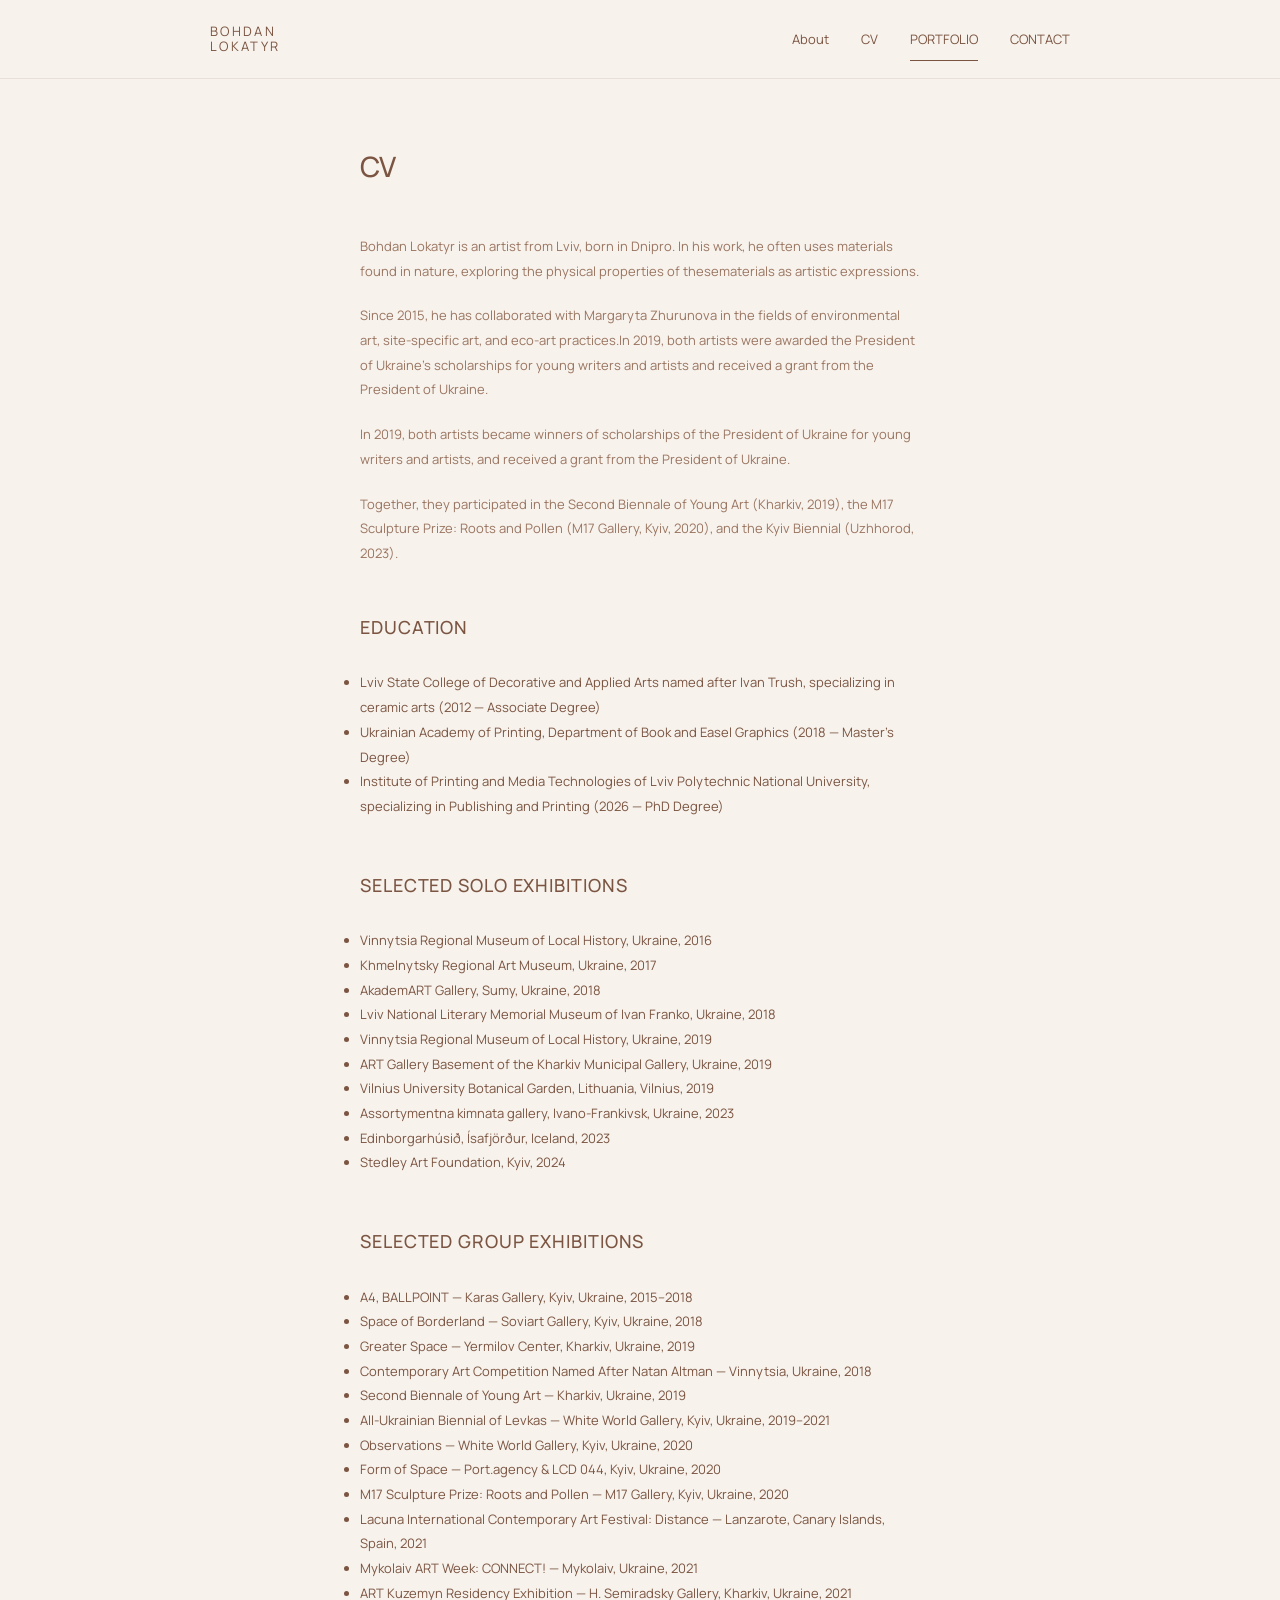
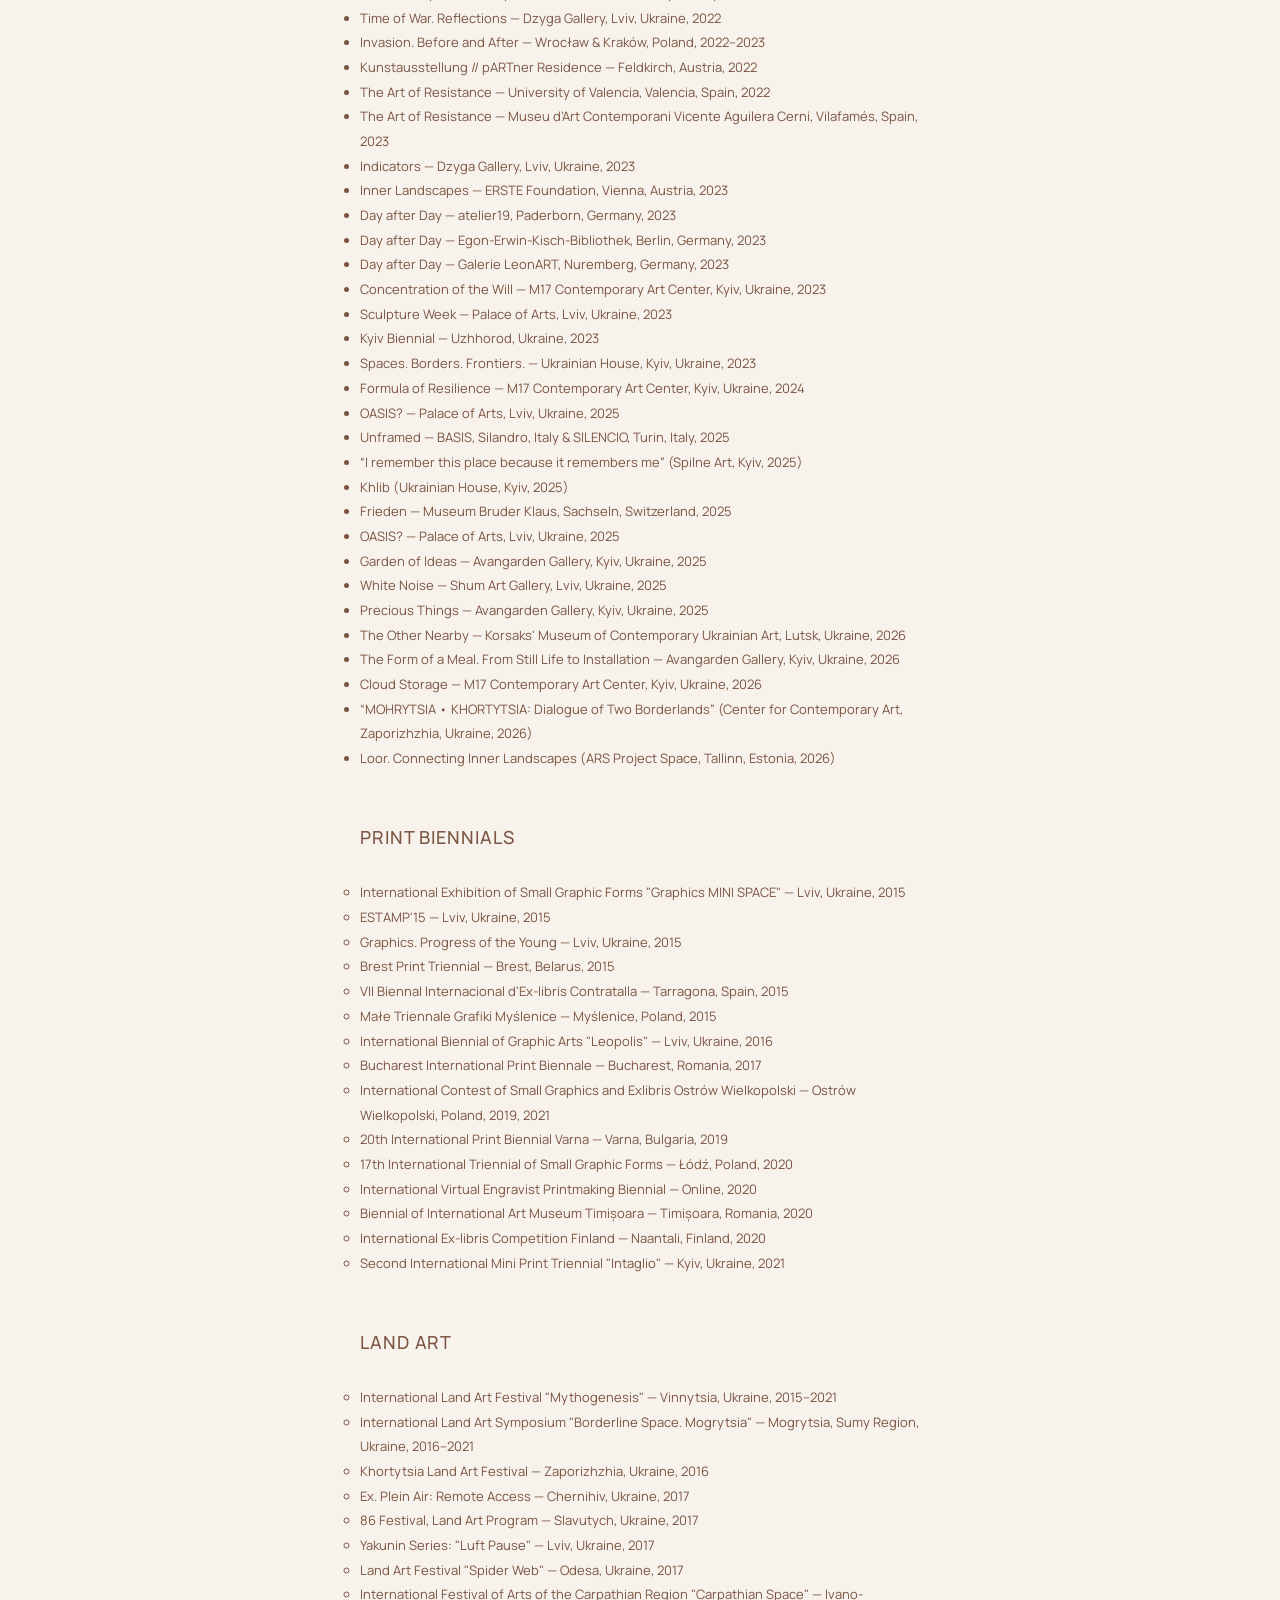
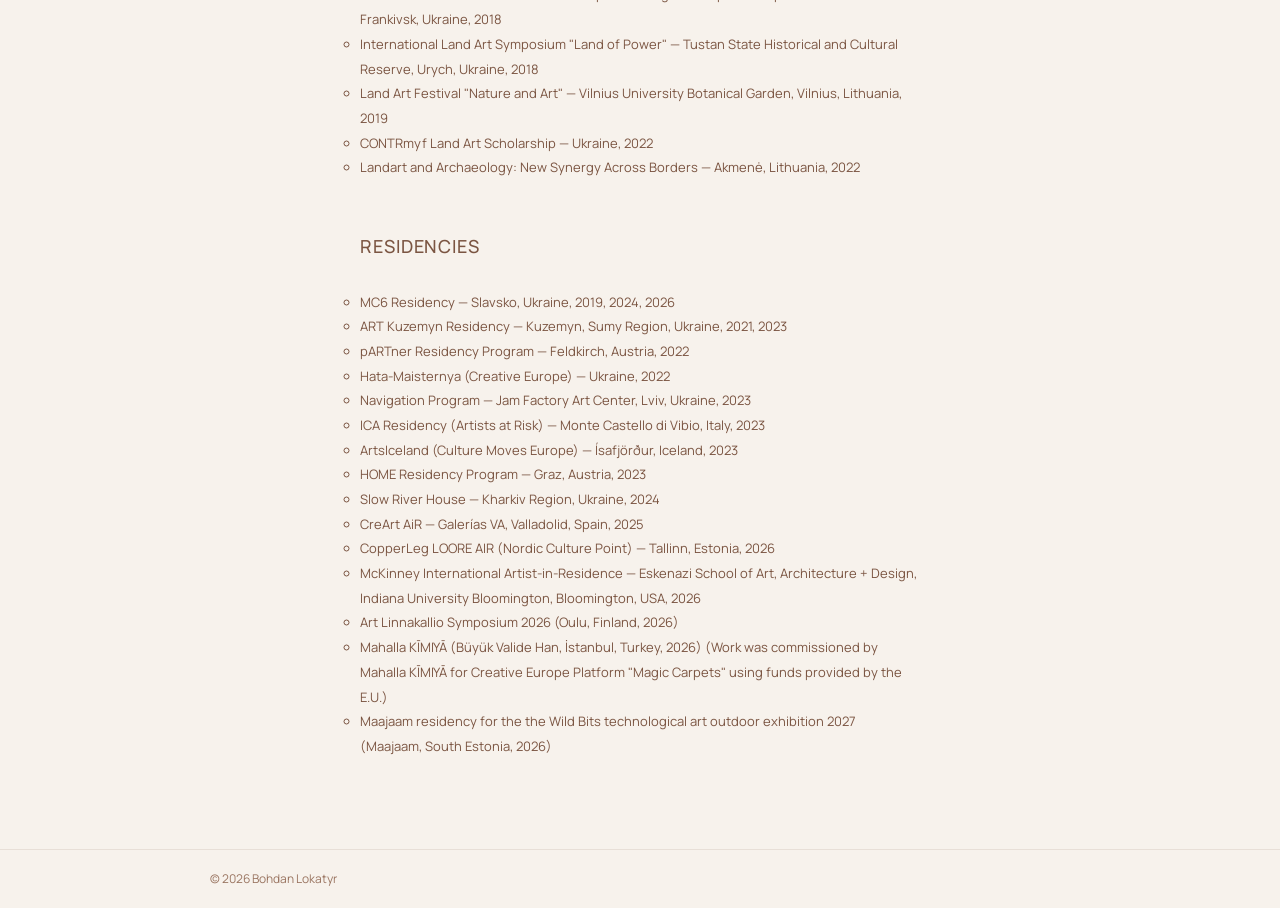
<file: cv.html>
<!DOCTYPE html>
<html lang="en">

<head>

<meta charset="UTF-8">
<meta name="viewport" content="width=device-width, initial-scale=1.0">

<title>CV — Bohdan Lokatyr</title>

<link rel="preconnect" href="https://fonts.googleapis.com">
<link rel="preconnect" href="https://fonts.gstatic.com" crossorigin>

<link href="https://fonts.googleapis.com/css2?family=Manrope:wght@300;400;500;600&display=swap" rel="stylesheet">
<link rel="apple-touch-icon" sizes="180x180" href="apple-touch-icon.png">
<link rel="icon" type="image/png" sizes="32x32" href="favicon-32x32.png">
<link rel="icon" type="image/png" sizes="16x16" href="favicon-16x16.png">
<link rel="icon" href="favicon.ico">
<link rel="manifest" href="site.webmanifest">
<link rel="stylesheet" href="assets/css/style.css">

</head>

<body>
<header class="site-header">

    <div class="container header-container">

        <a href="index.html" class="logo">

            <span class="logo-name">
                BOHDAN<br>
                LOKATYR
            </span>

        </a>

        <nav class="navigation">

            <a href="index.html">About</a>

            <a href="cv.html">CV</a>

            <a href="portfolio.html" class="active">PORTFOLIO</a>

            <a href="index.html#contact">CONTACT</a>

        </nav>

    </div>

</header>




<main class="cv">

<div class="container narrow">

<h1>CV</h1>

<p>
<p>Bohdan Lokatyr is an artist from Lviv, born in Dnipro. In his work, he often uses materials found in nature, exploring the physical properties of thesematerials as artistic expressions. </p>
<p>Since 2015, he has collaborated with Margaryta Zhurunova in the fields of environmental art, site-specific art, and eco-art practices.In 2019, both artists were awarded the President of Ukraine’s scholarships for young writers and artists and received a grant from the President of Ukraine.</p>

<p>In 2019, both artists became winners of scholarships of the President of Ukraine for young writers and artists, and received a grant from the President of Ukraine.</p>

<p>Together, they participated in the Second Biennale of Young Art (Kharkiv, 2019), the M17 Sculpture Prize: Roots and Pollen (M17 Gallery, Kyiv, 2020), and the Kyiv Biennial (Uzhhorod, 2023).</p></div>

<br>

<div class="container narrow">

<h2>Education</h2>

<ul>

<li>Lviv State College of Decorative and Applied Arts named after Ivan Trush, specializing in ceramic arts (2012 — Associate Degree)</li>

<li>Ukrainian Academy of Printing, Department of Book and Easel Graphics (2018 — Master's Degree)</li>

<li>Institute of Printing and Media Technologies of Lviv Polytechnic National University, specializing in Publishing and Printing (2026 — PhD Degree)</li>

</ul>
<br>
<br>
<h2>Selected Solo Exhibitions</h2>

<ul>

<li>Vinnytsia Regional Museum of Local History, Ukraine, 2016</li>

<li>Khmelnytsky Regional Art Museum, Ukraine, 2017</li>

<li>AkademART Gallery, Sumy, Ukraine, 2018</li>

<li>Lviv National Literary Memorial Museum of Ivan Franko, Ukraine, 2018</li>

<li>Vinnytsia Regional Museum of Local History, Ukraine, 2019</li>

<li>ART Gallery Basement of the Kharkiv Municipal Gallery, Ukraine, 2019</li>

<li>Vilnius University Botanical Garden, Lithuania, Vilnius, 2019</li>

<li>Assortymentna kimnata gallery, Ivano-Frankivsk, Ukraine, 2023</li>

<li>Edinborgarhúsið, Ísafjörður, Iceland, 2023</li>

<li>Stedley Art Foundation, Kyiv, 2024</li>
    


</ul>
<br>

<br>
<h2>Selected Group Exhibitions</h2>

<ul>

<li>A4, BALLPOINT — Karas Gallery, Kyiv, Ukraine, 2015–2018</li>
<li>Space of Borderland — Soviart Gallery, Kyiv, Ukraine, 2018</li>
<li>Greater Space — Yermilov Center, Kharkiv, Ukraine, 2019</li>
<li>Contemporary Art Competition Named After Natan Altman — Vinnytsia, Ukraine, 2018</li>
<li>Second Biennale of Young Art — Kharkiv, Ukraine, 2019</li>
<li>All-Ukrainian Biennial of Levkas — White World Gallery, Kyiv, Ukraine, 2019–2021</li>
<li>Observations — White World Gallery, Kyiv, Ukraine, 2020</li>
<li>Form of Space — Port.agency & LCD 044, Kyiv, Ukraine, 2020</li>
<li>M17 Sculpture Prize: Roots and Pollen — M17 Gallery, Kyiv, Ukraine, 2020</li>
<li>Lacuna International Contemporary Art Festival: Distance — Lanzarote, Canary Islands, Spain, 2021</li>
<li>Mykolaiv ART Week: CONNECT! — Mykolaiv, Ukraine, 2021</li>
<li>ART Kuzemyn Residency Exhibition — H. Semiradsky Gallery, Kharkiv, Ukraine, 2021</li>
<li>Time of War. Reflections — Dzyga Gallery, Lviv, Ukraine, 2022</li>
<li>Invasion. Before and After — Wrocław & Kraków, Poland, 2022–2023</li>
<li>Kunstausstellung // pARTner Residence — Feldkirch, Austria, 2022</li>
<li>The Art of Resistance — University of Valencia, Valencia, Spain, 2022</li>
<li>The Art of Resistance — Museu d’Art Contemporani Vicente Aguilera Cerni, Vilafamés, Spain, 2023</li>
<li>Indicators — Dzyga Gallery, Lviv, Ukraine, 2023</li>
<li>Inner Landscapes — ERSTE Foundation, Vienna, Austria, 2023</li>
<li>Day after Day — atelier19, Paderborn, Germany, 2023</li>
<li>Day after Day — Egon-Erwin-Kisch-Bibliothek, Berlin, Germany, 2023</li>
<li>Day after Day — Galerie LeonART, Nuremberg, Germany, 2023</li>
<li>Concentration of the Will — M17 Contemporary Art Center, Kyiv, Ukraine, 2023</li>
<li>Sculpture Week — Palace of Arts, Lviv, Ukraine, 2023</li>
<li>Kyiv Biennial — Uzhhorod, Ukraine, 2023</li>
<li>Spaces. Borders. Frontiers. — Ukrainian House, Kyiv, Ukraine, 2023</li>
<li>Formula of Resilience — M17 Contemporary Art Center, Kyiv, Ukraine, 2024</li>
<li>OASIS? — Palace of Arts, Lviv, Ukraine, 2025</li>
<li>Unframed — BASIS, Silandro, Italy & SILENCIO, Turin, Italy, 2025</li>
<li>“I remember this place because it remembers me” (Spilne Art, Kyiv, 2025)</li>
<li>Khlib (Ukrainian House, Kyiv, 2025)</li>
<li>Frieden — Museum Bruder Klaus, Sachseln, Switzerland, 2025</li>
<li>OASIS? — Palace of Arts, Lviv, Ukraine, 2025</li>
<li>Garden of Ideas — Avangarden Gallery, Kyiv, Ukraine, 2025</li>
<li>White Noise — Shum Art Gallery, Lviv, Ukraine, 2025</li>
<li>Precious Things — Avangarden Gallery, Kyiv, Ukraine, 2025</li>
<li>The Other Nearby — Korsaks' Museum of Contemporary Ukrainian Art, Lutsk, Ukraine, 2026</li>
<li>The Form of a Meal. From Still Life to Installation — Avangarden Gallery, Kyiv, Ukraine, 2026</li>
<li>Cloud Storage — M17 Contemporary Art Center, Kyiv, Ukraine, 2026</li>
<li>“MOHRYTSIA • KHORTYTSIA: Dialogue of Two Borderlands” (Center for Contemporary Art, Zaporizhzhia, Ukraine, 2026)</li>
<li> Loor. Connecting Inner Landscapes (ARS Project Space, Tallinn, Estonia, 2026)</li
</ul>

<br>
<br>
<h2>Print Biennials</h2>

<ul>

<li>International Exhibition of Small Graphic Forms "Graphics MINI SPACE" — Lviv, Ukraine, 2015</li>
<li>ESTAMP'15 — Lviv, Ukraine, 2015</li>
<li>Graphics. Progress of the Young — Lviv, Ukraine, 2015</li>
<li>Brest Print Triennial — Brest, Belarus, 2015</li>
<li>VII Biennal Internacional d'Ex-libris Contratalla — Tarragona, Spain, 2015</li>
<li>Małe Triennale Grafiki Myślenice — Myślenice, Poland, 2015</li>
<li>International Biennial of Graphic Arts "Leopolis" — Lviv, Ukraine, 2016</li>
<li>Bucharest International Print Biennale — Bucharest, Romania, 2017</li>
<li>International Contest of Small Graphics and Exlibris Ostrów Wielkopolski — Ostrów Wielkopolski, Poland, 2019, 2021</li>
<li>20th International Print Biennial Varna — Varna, Bulgaria, 2019</li>
<li>17th International Triennial of Small Graphic Forms — Łódź, Poland, 2020</li>
<li>International Virtual Engravist Printmaking Biennial — Online, 2020</li>
<li>Biennial of International Art Museum Timișoara — Timișoara, Romania, 2020</li>
<li>International Ex-libris Competition Finland — Naantali, Finland, 2020</li>
<li>Second International Mini Print Triennial "Intaglio" — Kyiv, Ukraine, 2021</li>

</ul>
<br>

<br>
<h2>Land Art</h2>

<ul>

<li>International Land Art Festival "Mythogenesis" — Vinnytsia, Ukraine, 2015–2021</li>
<li>International Land Art Symposium "Borderline Space. Mogrytsia" — Mogrytsia, Sumy Region, Ukraine, 2016–2021</li>
<li>Khortytsia Land Art Festival — Zaporizhzhia, Ukraine, 2016</li>
<li>Ex. Plein Air: Remote Access — Chernihiv, Ukraine, 2017</li>
<li>86 Festival, Land Art Program — Slavutych, Ukraine, 2017</li>
<li>Yakunin Series: "Luft Pause" — Lviv, Ukraine, 2017</li>
<li>Land Art Festival "Spider Web" — Odesa, Ukraine, 2017</li>
<li>International Festival of Arts of the Carpathian Region "Carpathian Space" — Ivano-Frankivsk, Ukraine, 2018</li>
<li>International Land Art Symposium "Land of Power" — Tustan State Historical and Cultural Reserve, Urych, Ukraine, 2018</li>
<li>Land Art Festival "Nature and Art" — Vilnius University Botanical Garden, Vilnius, Lithuania, 2019</li>
<li>CONTRmyf Land Art Scholarship — Ukraine, 2022</li>
<li>Landart and Archaeology: New Synergy Across Borders — Akmenė, Lithuania, 2022</li>

</ul>
<br>
<br>

<h2>Residencies</h2>

<ul>

<li>MC6 Residency — Slavsko, Ukraine, 2019, 2024, 2026</li>
  
<li>ART Kuzemyn Residency — Kuzemyn, Sumy Region, Ukraine, 2021, 2023</li>
  
<li>pARTner Residency Program — Feldkirch, Austria, 2022</li>
  
<li>Hata-Maisternya (Creative Europe) — Ukraine, 2022</li>
  
<li>Navigation Program — Jam Factory Art Center, Lviv, Ukraine, 2023</li>
  
<li>ICA Residency (Artists at Risk) — Monte Castello di Vibio, Italy, 2023</li>
  
<li>ArtsIceland (Culture Moves Europe) — Ísafjörður, Iceland, 2023</li>
  
<li>HOME Residency Program — Graz, Austria, 2023</li>
  
<li>Slow River House — Kharkiv Region, Ukraine, 2024</li>
  
<li>CreArt AiR — Galerías VA, Valladolid, Spain, 2025</li>
  
<li>CopperLeg LOORE AIR (Nordic Culture Point) — Tallinn, Estonia, 2026</li>
  
<li>McKinney International Artist-in-Residence — Eskenazi School of Art, Architecture + Design, Indiana University Bloomington, Bloomington, USA, 2026</li>
 <li>Art Linnakallio Symposium 2026 (Oulu, Finland, 2026)</li>
<li>Mahalla KĪMIYĀ (Büyük Valide Han, İstanbul, Turkey, 2026) (Work was commissioned by Mahalla KĪMIYĀ for Creative Europe Platform "Magic Carpets" using funds provided by the E.U.)</li>
<li>Maajaam residency for the the Wild Bits technological art outdoor exhibition 2027 (Maajaam, South Estonia, 2026)</li>

</ul>

</div>

</main>

<footer>

<div class="container footer-container">

<p>© 2026 Bohdan Lokatyr</p>

</div>

</footer>

</body>

</html>
</file>
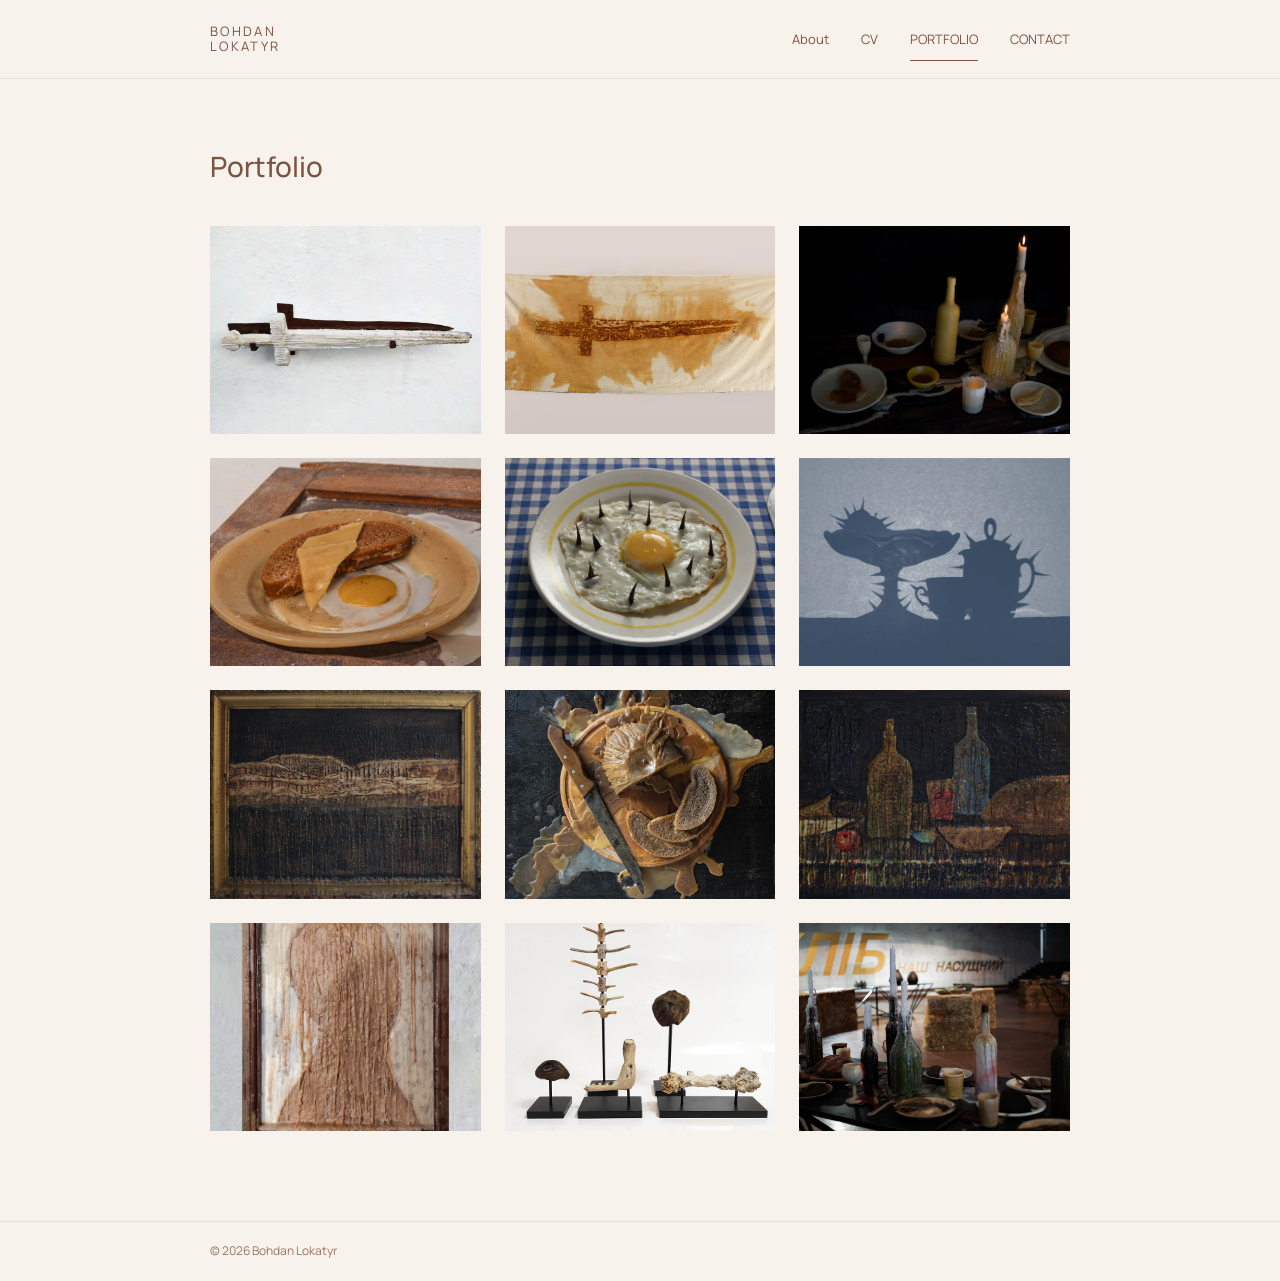
<file: portfolio.html>
<!DOCTYPE html>
<html lang="en">

<head>

    <meta charset="UTF-8">
    <meta name="viewport" content="width=device-width, initial-scale=1.0">

    <title>Portfolio — Bohdan Lokatyr</title>

    <meta name="description"
        content="Portfolio of Bohdan Lokatyr">

    <link rel="preconnect" href="https://fonts.googleapis.com">

    <link rel="preconnect" href="https://fonts.gstatic.com" crossorigin>

    <link href="https://fonts.googleapis.com/css2?family=Manrope:wght@300;400;500;600&display=swap"
        rel="stylesheet">
<link rel="apple-touch-icon" sizes="180x180" href="apple-touch-icon.png">
<link rel="icon" type="image/png" sizes="32x32" href="favicon-32x32.png">
<link rel="icon" type="image/png" sizes="16x16" href="favicon-16x16.png">
<link rel="icon" href="favicon.ico">
<link rel="manifest" href="site.webmanifest">
    <link rel="stylesheet" href="assets/css/style.css">

</head>

<body>



<header class="site-header">

    <div class="container header-container">

        <a href="index.html" class="logo">

            <span class="logo-name">
                BOHDAN<br>
                LOKATYR
            </span>

        </a>

        <nav class="navigation">

            <a href="index.html">About</a>

            <a href="cv.html">CV</a>

            <a href="portfolio.html" class="active">PORTFOLIO</a>

            <a href="index.html#contact">CONTACT</a>

        </nav>

    </div>

</header>





<main class="portfolio">

<div class="container">

<h1>Portfolio</h1>

<div class="portfolio-grid">

    <a href="projects/project1.html" class="work-card">
        <img src="assets/images/project1_cover.jpg" alt=" Wax Sword “Prayer”">
        <div class="overlay">
            <h3> Wax Sword “Prayer”</h3>
            <span>2023</span>
        </div>
    </a>

    <a href="projects/project2.html" class="work-card">
        <img src="assets/images/project2_cover.jpg" alt="Shroud">
        <div class="overlay">
            <h3>Shroud</h3>
            <span>2023</span>
        </div>
    </a>

    <a href="projects/project3.html" class="work-card">
        <img src="assets/images/project3_cover.jpg" alt="Supper">
        <div class="overlay">
            <h3>Supper</h3>
            <span>2021</span>
        </div>
    </a>

    <a href="projects/project4.html" class="work-card">
        <img src="assets/images/project4_cover.jpg" alt="Breakfast">
        <div class="overlay">
            <h3>Breakfast</h3>
            <span>2023</span>
        </div>
    </a>

    <a href="projects/project5.html" class="work-card">
        <img src="assets/images/project5_cover.jpg" alt="BREAKFAST (video)">
        <div class="overlay">
            <h3>BREAKFAST (video)</h3>
            <span>2024</span>
        </div>
    </a>

    <a href="projects/project6.html" class="work-card">
        <img src="assets/images/project6_cover.jpg" alt="Three breakfasts in Kharkiv">
        <div class="overlay">
            <h3>Three breakfasts in Kharkiv</h3>
            <span>2024</span>
        </div>
    </a>

    <a href="projects/project7.html" class="work-card">
        <img src="assets/images/project7_cover.jpg" alt="Landscapes from Memory">
        <div class="overlay">
            <h3>Landscapes from Memory</h3>
            <span>2025</span>
        </div>
    </a>

    <a href="projects/project8.html" class="work-card">
        <img src="assets/images/project8_cover.JPG" alt="Still life">
        <div class="overlay">
            <h3>Still life</h3>
            <span>2022</span>
        </div>
    </a>

    <a href="projects/project9.html" class="work-card">
        <img src="assets/images/project9_cover.jpg" alt="Dinner">
        <div class="overlay">
            <h3>Dinner</h3>
            <span>2022</span>
        </div>
    </a>

    <a href="projects/project10.html" class="work-card">
        <img src="assets/images/project10_cover.jpg" alt="Portraits">
        <div class="overlay">
            <h3>Portraits</h3>
        </div>
    </a>

    <a href="projects/project11.html" class="work-card">
        <img src="assets/images/project11_cover.jpg" alt="Remains">
        <div class="overlay">
            <h3>Remains</h3>
        </div>
    </a>

    <a href="projects/project12.html" class="work-card">
        <img src="assets/images/project12_cover.jpg" alt="Trapeza">
        <div class="overlay">
            <h3>Trapeza</h3>
        </div>
    </a>

</div>

</div>

</main>





<footer>

<div class="container footer-container">

<p>

© 2026 Bohdan Lokatyr

</p>

</div>

</footer>

</body>

</html>
</file>
<file: assets/css/style.css>
/* ===========================================================
   MARHARYTA ZHURUNOVA
   PART 1
   RESET / VARIABLES / TYPOGRAPHY / HEADER / INTRO
=========================================================== */

:root{

    --bg:#F7F2EC;
    --surface:#F1EAE3;

    --text:#7B5542;
    --text-light:#9A7561;

    --line:rgba(123,85,66,.12);

    --container:860px;
    --text-width:560px;

    --transition:.25s ease;

}

/* ================= RESET ================= */

*{
    margin:0;
    padding:0;
    box-sizing:border-box;
}

html{
    scroll-behavior:smooth;
}

body{

    background:var(--bg);
    color:var(--text);

    font-family:"Manrope",sans-serif;
    font-size:13px;
    line-height:1.9;
    font-weight:400;

    -webkit-font-smoothing:antialiased;
    text-rendering:optimizeLegibility;

}

img{

    display:block;
    width:100%;

}

a{

    color:inherit;
    text-decoration:none;
    transition:var(--transition);

}

a:hover{

    opacity:.75;

}

::selection{

    background:#c6ab98;
    color:#fff;

}

/* ================= LAYOUT ================= */

.container{

    width:min(92%,860px);
    margin:0 auto;

}

.narrow{

    max-width:560px;

}

/* ================= TYPOGRAPHY ================= */

h1,
h2,
h3{

    color:var(--text);
    font-weight:500;

}

h1{

    font-size:28px;
    line-height:1.25;
    margin-bottom:12px;

}

h2{

    font-size:18px;
    text-transform:uppercase;
    letter-spacing:.05em;
    margin-bottom:26px;

}

h3{

    font-size:14px;
    margin-bottom:8px;

}

p{

    color:var(--text-light);
    margin-bottom:20px;

}

/* ================= HEADER ================= */

.site-header{

    position:sticky;
    top:0;
    z-index:100;

    background:rgba(247,242,236,.96);
    backdrop-filter:blur(10px);

    border-bottom:1px solid var(--line);

}

.header-container{

    height:78px;

    display:flex;
    justify-content:space-between;
    align-items:center;

}

.logo{

    display:flex;
    align-items:center;

}

.logo-name{

    font-size:13px;
    line-height:1.15;
    letter-spacing:.18em;
    text-transform:uppercase;

}

.navigation{

    display:flex;
    gap:32px;

}

.navigation a{

    position:relative;
    font-size:13px;

}

.navigation a.active::after{

    content:"";

    position:absolute;

    left:0;
    bottom:-10px;

    width:100%;
    height:1px;

    background:var(--text);

}

/* ================= HERO ================= */

.hero{

    padding:90px 0 80px;

}

.hero-content{

    max-width:560px;

}

.hero-content h1{

    margin-bottom:32px;

}

/* ================= SECTION TITLE ================= */

.section-title{

    display:flex;
    justify-content:space-between;
    align-items:flex-end;

    padding-bottom:18px;
    margin-bottom:32px;

    border-bottom:1px solid var(--line);

}

.section-title h2{

    margin:0;

}

.section-title a{

    font-size:12px;
    color:var(--text-light);

}

.section-title a:hover{

    color:var(--text);

}

section{

    margin-bottom:90px;

}
/* ===========================================================
   PART 2
   HOME WORKS / PORTFOLIO / PROJECT PAGE / GALLERY
=========================================================== */


/* =========================
   SELECTED WORKS
========================= */

.selected-works{

    padding-top:10px;

}

.works-grid{

    display:grid;

    grid-template-columns:repeat(3,1fr);

    gap:24px;

}

.work-card{

    position:relative;
    overflow:hidden;

    background:var(--surface);

}

.work-card img{

    display:block;

    width:100%;

    aspect-ratio:1.3/1;

    object-fit:cover;

    transition:.35s ease;

}

.work-card:hover img{

    transform:scale(1.03);

}

.overlay{

    position:absolute;
    inset:0;

    background:rgba(247,242,236,.88);

    display:flex;
    flex-direction:column;
    justify-content:flex-end;

    padding:18px;

    opacity:0;

    transition:.25s ease;

}

.work-card:hover .overlay{

    opacity:1;

}

.overlay h3{

    font-size:15px;
    font-weight:500;

    margin-bottom:4px;

}

.overlay span{

    font-size:12px;
    color:var(--text-light);

}

.project-type{

    margin-bottom:6px;

    font-size:12px;
    color:var(--text-light);

}


/* =========================
   PORTFOLIO
========================= */

.portfolio{

    padding:70px 0 90px;

}

.portfolio h1{

    margin-bottom:42px;

}

.portfolio-grid{

    display:grid;

    grid-template-columns:repeat(3,1fr);

    gap:24px;

}


/* =========================
   PROJECT PAGE
========================= */

.project-page{

    padding:70px 0 90px;

}

.project-cover{

    margin-bottom:56px;

}

.project-cover img{

    display:block;

    width:100%;

    height:auto;

}

.project-header{

    max-width:560px;

    margin:0 auto 34px;

}

.project-header h1{

    margin-bottom:8px;

}

.project-year{

    font-size:14px;
    color:var(--text-light);

}

.project-text{

    max-width:560px;

    margin:0 auto 56px;

}

.project-text p{

    margin-bottom:24px;

}


/* =========================
   DEFAULT PROJECT GALLERY
========================= */

.project-gallery{

    display:grid;

    grid-template-columns:repeat(2,1fr);

    gap:22px;

}

.gallery-item{

    display:block;

}

.gallery-item img{

    display:block;

    width:100%;

    aspect-ratio:2.6/1;

    object-fit:cover;

    transition:.25s ease;

}

.gallery-item:hover img{

    opacity:.9;

}


/* =========================
   VERTICAL GALLERY
   (тільки якщо додати
   class="project-gallery project-gallery-vertical")
========================= */

.project-gallery-vertical{

    display:flex;

    flex-direction:column;

    gap:26px;

}

.project-gallery-vertical .gallery-item img{

    width:100%;

    height:auto;

    aspect-ratio:auto;

    object-fit:contain;

}


/* =========================
   GLIGHTBOX
========================= */

.gslide-image img{

    object-fit:contain !important;

}
/* ===========================================================
   PART 3
   CONTACT / CV / FOOTER / RESPONSIVE
=========================================================== */


/* =========================
   CONTACT
========================= */

.contact{

    border-top:1px solid var(--line);

    padding:50px 0 40px;

}

.contact .container{

    max-width:860px;

}

.contact h2{

    margin-bottom:30px;

}

.contact-grid{

    display:grid;

    grid-template-columns:repeat(4,1fr);

    gap:20px;

}

.contact-grid>div{

    text-align:center;

}

.contact h3{

    font-size:12px;

    font-weight:600;

    text-transform:uppercase;

    letter-spacing:.08em;

    margin-bottom:10px;

}

.contact a{

    color:var(--text-light);

    line-height:1.7;

}

.contact a:hover{

    color:var(--text);

}

.contact-note{

    margin-top:8px;

    font-size:12px;

    line-height:1.6;

    color:var(--text-light);

}


/* =========================
   CV
========================= */

.cv{

    padding:70px 0 90px;

}

.cv h1{

    margin-bottom:50px;

}

.cv-section{

    margin-bottom:56px;

}

.cv-section h2{

    font-size:16px;

    margin-bottom:18px;

}

.cv-section ul{

    list-style:none;

}

.cv-section li{

    margin-bottom:10px;

    color:var(--text-light);

    line-height:1.8;

}


/* =========================
   FOOTER
========================= */

footer{

    border-top:1px solid var(--line);

    padding:18px 0;

}

.footer-container{

    display:flex;

    justify-content:flex-start;

}

footer p{

    margin:0;

    font-size:12px;

    color:var(--text-light);

}


/* =========================
   RESPONSIVE
========================= */

@media (max-width:900px){

    .works-grid,
    .portfolio-grid{

        grid-template-columns:repeat(2,1fr);

    }

    .project-gallery{

        grid-template-columns:1fr;

    }

    .contact-grid{

        grid-template-columns:repeat(2,1fr);

        row-gap:30px;

    }

}

@media (max-width:640px){

    body{

        font-size:14px;

    }

    .header-container{

        height:auto;

        padding:20px 0;

        flex-direction:column;

        gap:18px;

        align-items:flex-start;

    }

    .navigation{

        gap:18px;

        flex-wrap:wrap;

    }

    .hero{

        padding:55px 0;

    }

    h1{

        font-size:24px;

    }

    .works-grid,
    .portfolio-grid{

        grid-template-columns:1fr;

    }

    .contact-grid{

        grid-template-columns:1fr;

        gap:24px;

    }

    .project-header,
    .project-text{

        max-width:100%;

    }

}
/* ===========================================================
   PART 4
   OPTIONAL COMPONENTS
   (тільки якщо потрібні окремим сторінкам)
=========================================================== */


/* =========================
   PROJECT GALLERY
   вертикальні фотографії
========================= */

.project-gallery-vertical{

    display:flex;

    flex-direction:column;

    gap:28px;

}

.project-gallery-vertical .gallery-item{

    display:block;

}

.project-gallery-vertical .gallery-item img{

    width:100%;

    height:auto;

    display:block;

}


/* =========================
   PROJECT GALLERY
   вузькі панорами
========================= */

.project-gallery-panorama{

    display:grid;

    grid-template-columns:repeat(2,1fr);

    gap:22px;

}

.project-gallery-panorama .gallery-item img{

    width:100%;

    aspect-ratio:2.8/1;

    object-fit:cover;

}


/* =========================
   PROJECT GALLERY
   квадратні роботи
========================= */

.project-gallery-square{

    display:grid;

    grid-template-columns:repeat(2,1fr);

    gap:22px;

}

.project-gallery-square .gallery-item img{

    width:100%;

    aspect-ratio:1/1;

    object-fit:cover;

}


/* =========================
   VIDEO
========================= */

.video-wrapper{

    max-width:860px;

    margin:50px auto;

}

.video-wrapper iframe{

    width:100%;

    aspect-ratio:16/9;

    border:none;

}


/* =========================
   PDF BUTTON
========================= */

.download-button{

    display:inline-flex;

    align-items:center;

    gap:10px;

    padding:10px 18px;

    border:1px solid var(--line);

    color:var(--text);

    transition:.25s ease;

}

.download-button:hover{

    background:var(--surface);

}


/* =========================
   EXHIBITION LIST
========================= */

.exhibition-list{

    margin-top:36px;

}

.exhibition-list h3{

    margin-bottom:14px;

    font-size:14px;

}

.exhibition-list ul{

    list-style:none;

}

.exhibition-list li{

    margin-bottom:10px;

    color:var(--text-light);

}


/* =========================
   QUOTES
========================= */

blockquote{

    max-width:560px;

    margin:40px auto;

    padding-left:22px;

    border-left:2px solid var(--line);

    color:var(--text);

    font-size:16px;

    line-height:1.8;

}


/* =========================
   CAPTIONS
========================= */

.caption{

    margin-top:10px;

    font-size:12px;

    color:var(--text-light);

    text-align:center;

}


/* =========================
   SPACERS
========================= */

.space-40{

    height:40px;

}

.space-60{

    height:60px;

}

.space-80{

    height:80px;

}


/* =========================
   GLIGHTBOX
========================= */

.gslide-image img{

    object-fit:contain !important;

    max-height:92vh !important;

}

.goverlay{

    background:rgba(15,15,15,.95) !important;

}

/* =========================
   PROJECT COVER
========================= */

.project-cover{

    max-width:620px;
    margin:0 auto 60px;

}

.project-cover img{

    display:block;
    width:100%;
    height:auto;

}


/* =========================
   UNIVERSAL PROJECT GALLERY
========================= */

.project-gallery{

    display:flex;
    flex-wrap:wrap;
    justify-content:center;
    gap:18px;

}

.gallery-item{

    width:180px;
    height:180px;

    display:flex;
    align-items:center;
    justify-content:center;

    background:var(--surface);

}

.gallery-item img{

    max-width:100%;
    max-height:100%;

    width:auto;
    height:auto;

    object-fit:contain;

    transition:.25s ease;

}

.gallery-item:hover img{

    opacity:.9;

}
</file>
